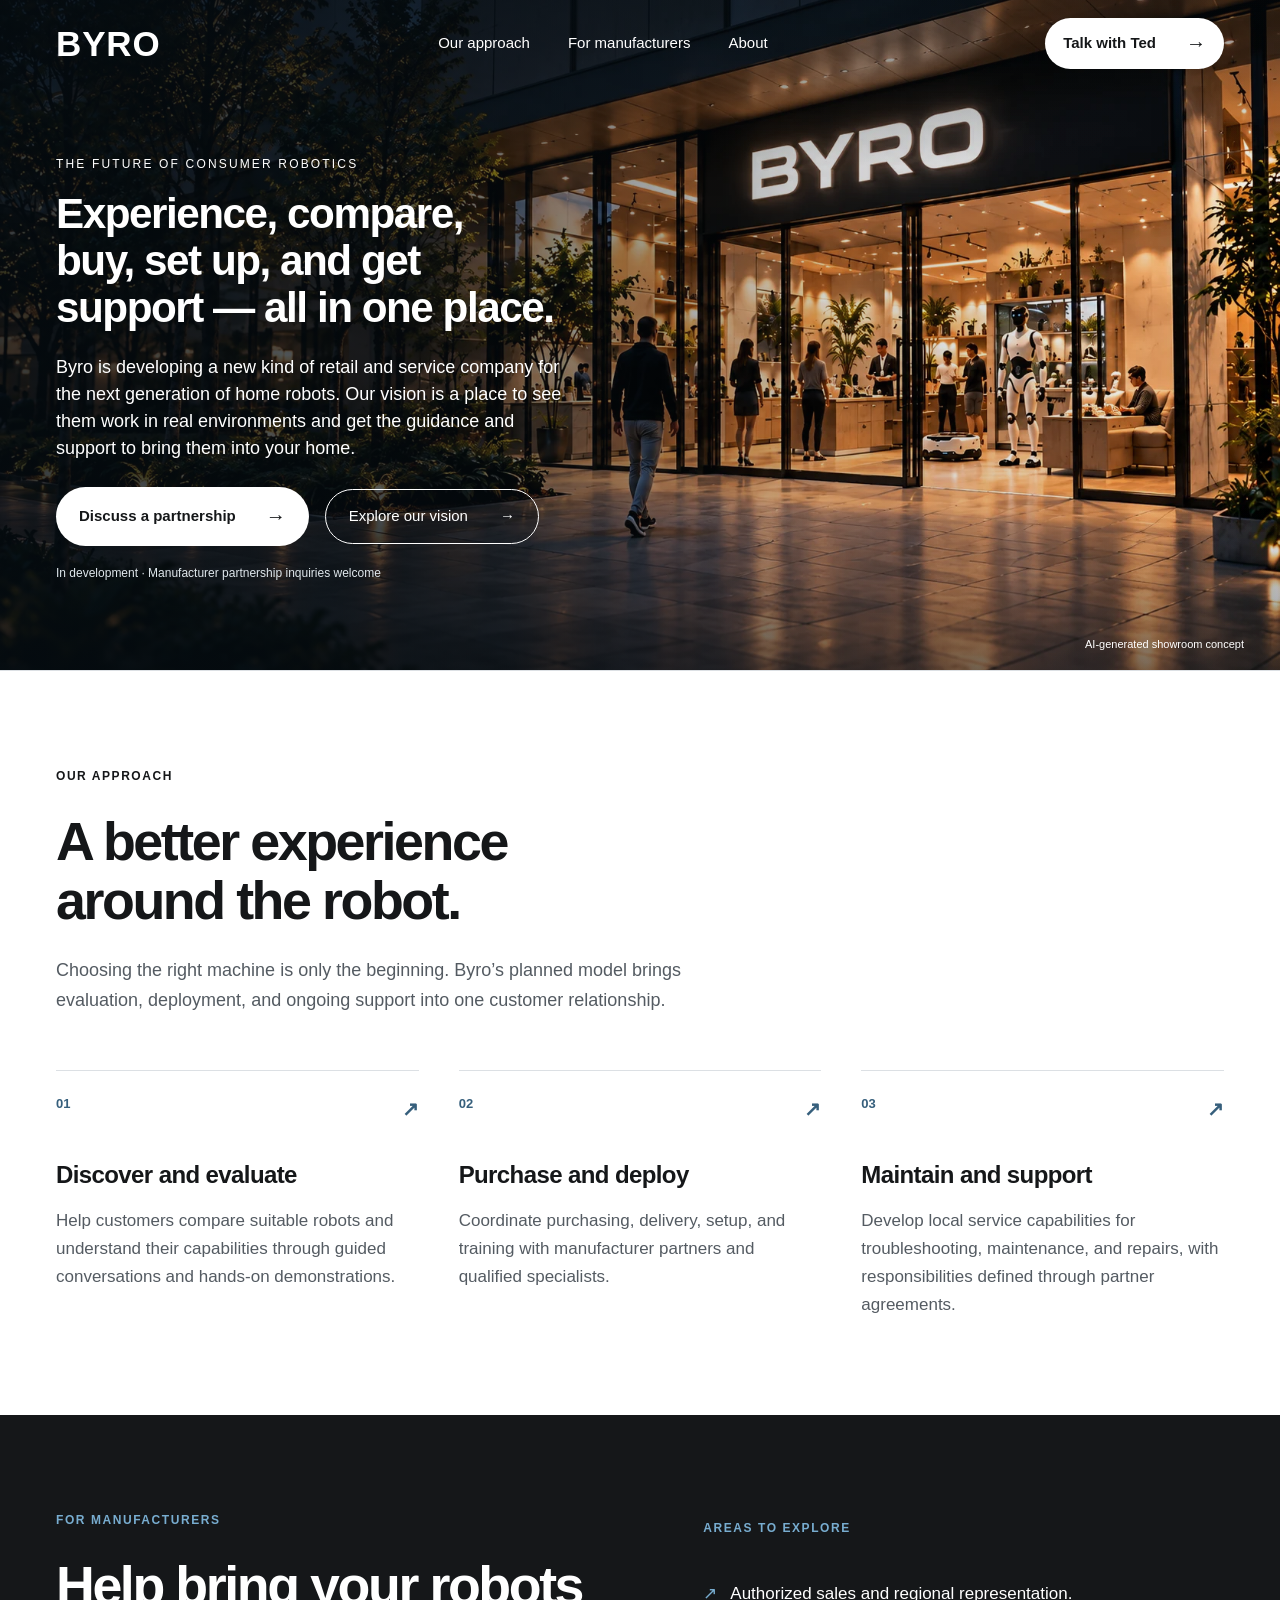
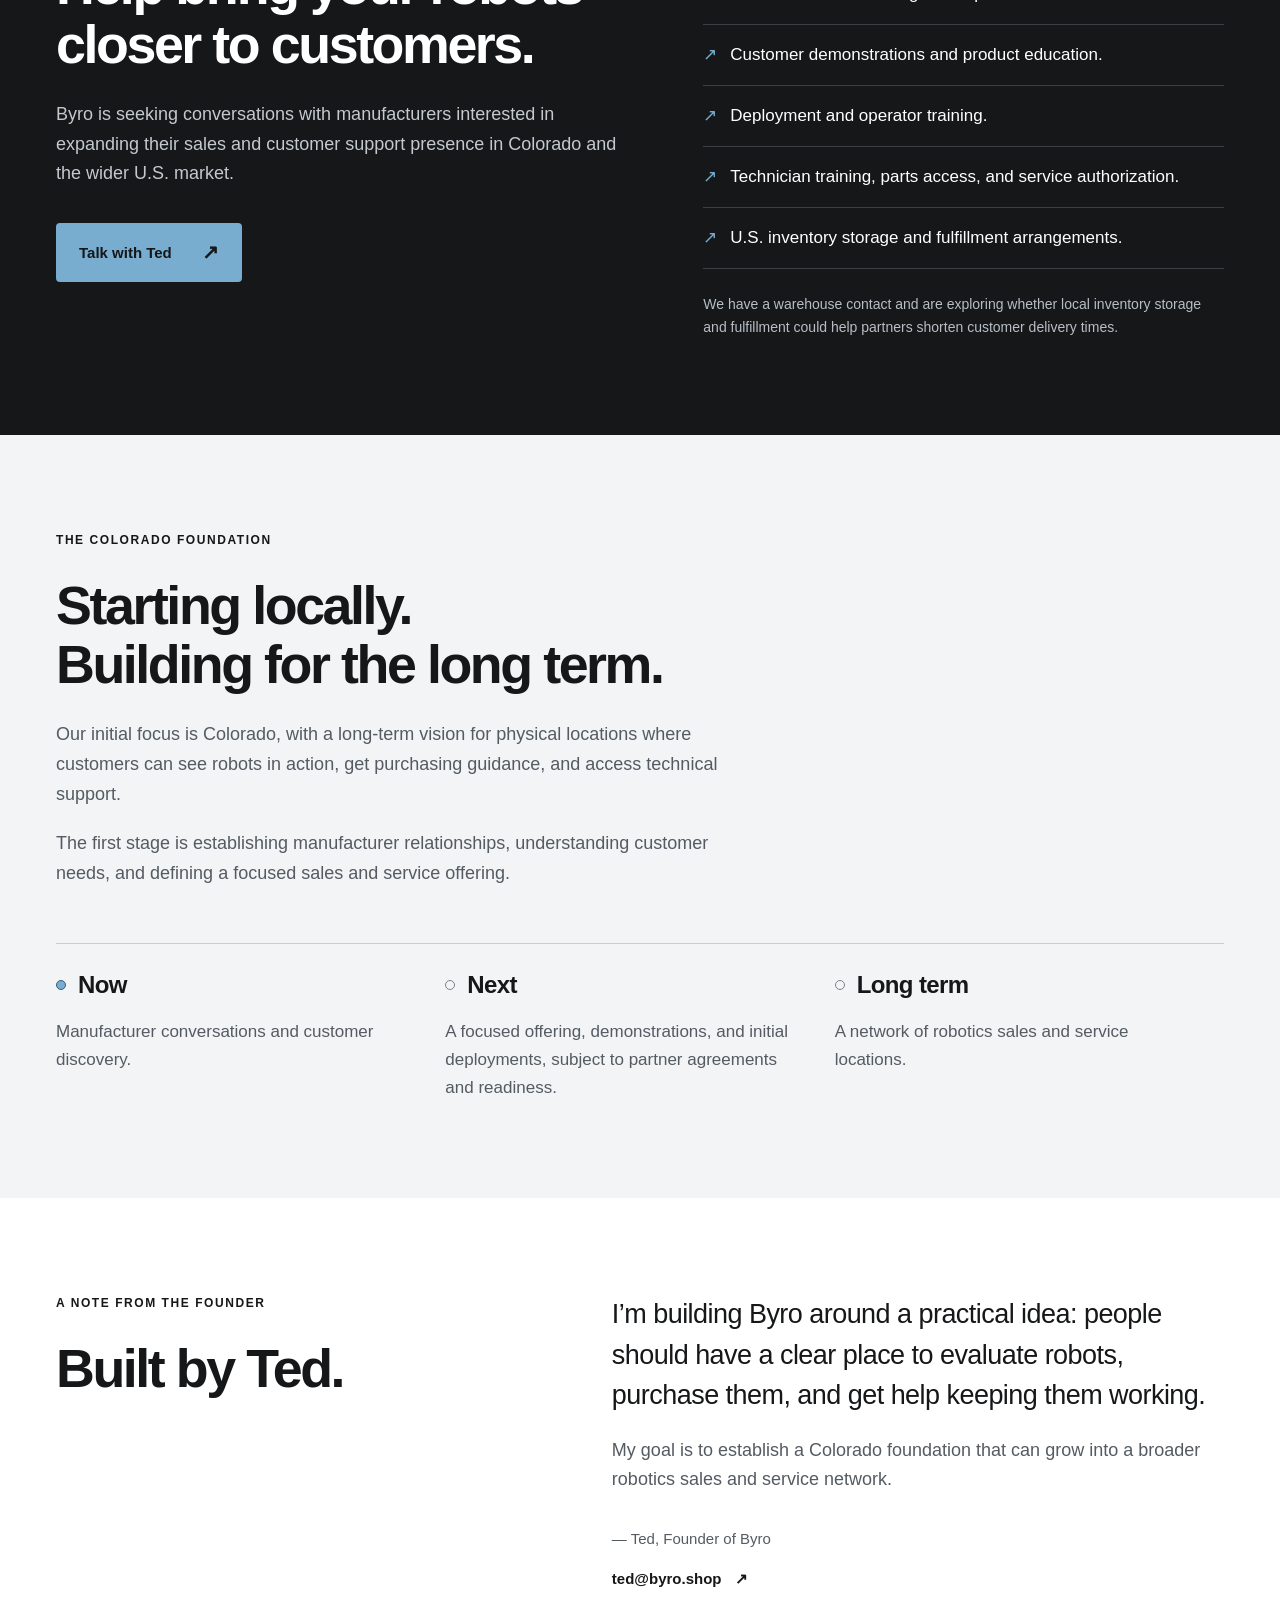
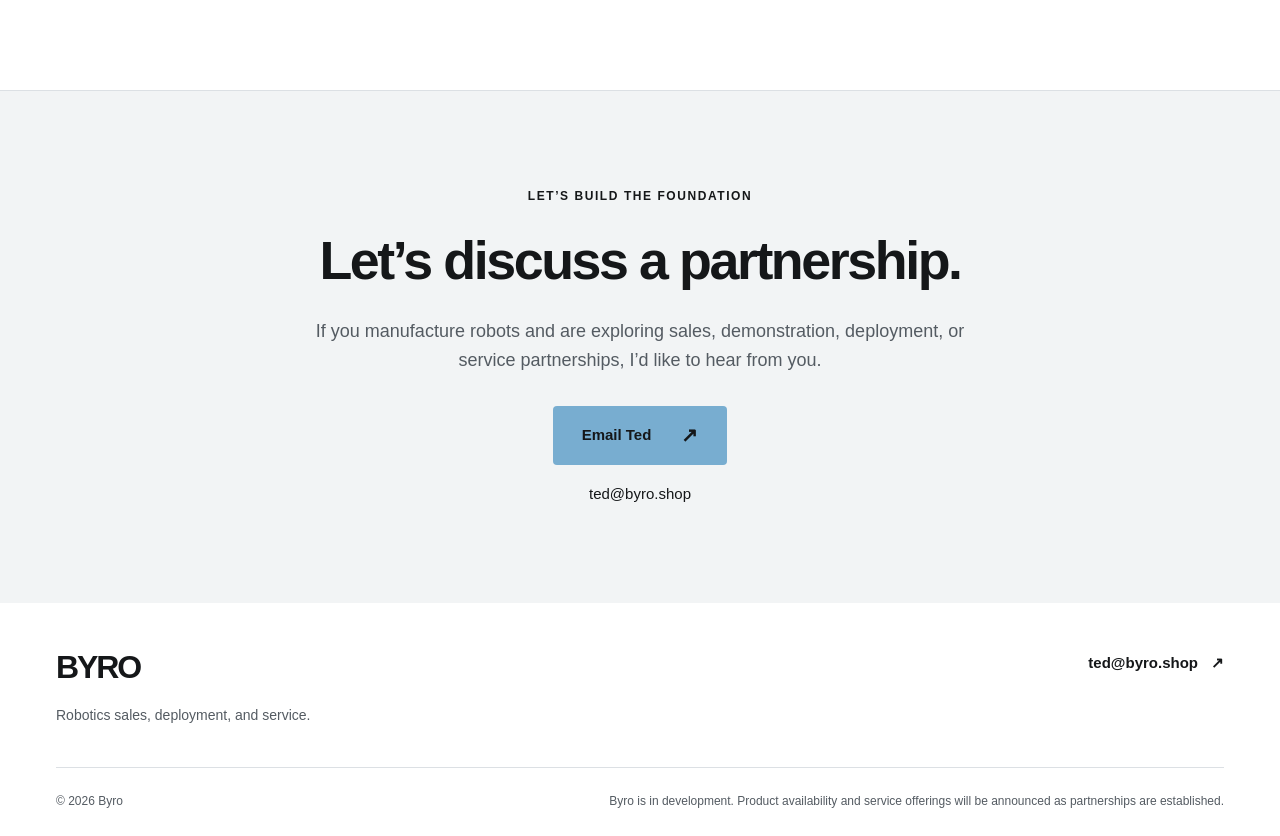
<file: index.html>
<!doctype html>
<html lang="en">
  <head>
    <meta charset="utf-8" />
    <meta name="viewport" content="width=device-width, initial-scale=1" />
    <title>Byro | Robotics Sales &amp; Service in Colorado</title>
    <meta
      name="description"
      content="Byro is developing a robotics sales, deployment, and service network starting in Colorado. Connect with us about manufacturer partnerships."
    />
    <meta name="theme-color" content="#151719" />
    <link rel="canonical" href="https://www.byro.shop/" />
    <meta
      property="og:title"
      content="Byro | Robotics Sales &amp; Service in Colorado"
    />
    <meta
      property="og:description"
      content="Byro is developing a robotics sales, deployment, and service network starting in Colorado. Connect with us about manufacturer partnerships."
    />
    <meta property="og:type" content="website" />
    <meta property="og:url" content="https://www.byro.shop/" />
    <link rel="icon" type="image/svg+xml" href="/assets/favicon.svg" />
    <link rel="stylesheet" href="/styles.css" />
    <script src="/app.js" defer></script>
  </head>
  <body id="top">
    <a class="skip-link" href="#main">Skip to content</a>
    <header class="header">
      <div class="container header-inner">
        <a class="wordmark" href="#top" aria-label="Byro home">BYRO</a>
        <nav aria-label="Main navigation">
          <a href="#approach">Our approach</a
          ><a href="#manufacturers">For manufacturers</a
          ><a href="#about">About</a>
        </nav>
        <a
          class="button header-cta"
          href="mailto:ted@byro.shop?subject=Byro%20partnership%20inquiry"
          >Talk with Ted <span aria-hidden="true">→</span></a
        >
      </div>
    </header>
    <main id="main">
      <section class="hero showroom-hero" aria-labelledby="hero-title">
        <img class="showroom-background" src="/assets/showroom-concept.webp" width="1672" height="941" fetchpriority="high" alt="Concept rendering of a future Byro robotics showroom at dusk, with warm lighting, glass windows, and a demonstration robot." />
        <div class="hero-shade" aria-hidden="true"></div>
        <div class="container hero-content">
          <div class="hero-copy">
            <p class="eyebrow">The future of consumer robotics</p>
            <h1 id="hero-title">Experience, compare,<br class="desktop-break" /> buy, set up, and get<br class="desktop-break" /> support — all in one place.</h1>
            <p>Byro is developing a new kind of retail and service company for the next generation of home robots. Our vision is a place to see them work in real environments and get the guidance and support to bring them into your home.</p>
            <div class="hero-actions">
              <a class="button" href="mailto:ted@byro.shop?subject=Byro%20partnership%20inquiry">Discuss a partnership <span aria-hidden="true">→</span></a>
              <a class="hero-secondary" href="#approach">Explore our vision <span aria-hidden="true">→</span></a>
            </div>
            <p class="status">In development · Manufacturer partnership inquiries welcome</p>
          </div>
        </div>
        <p class="concept-caption">AI-generated showroom concept</p>
      </section>
      <section id="approach" class="section approach">
        <div class="container">
          <div class="section-intro">
            <p class="eyebrow">Our approach</p>
            <h2>
              A better experience<br />
              around the robot.
            </h2>
            <p class="intro">
              Choosing the right machine is only the beginning. Byro’s planned
              model brings evaluation, deployment, and ongoing support into one
              customer relationship.
            </p>
          </div>
          <div class="three-columns approach-grid">
            <article>
              <span class="step-number"
                >01 <span aria-hidden="true">↗</span></span
              >
              <h3>Discover and evaluate</h3>
              <p>
                Help customers compare suitable robots and understand their
                capabilities through guided conversations and hands-on
                demonstrations.
              </p>
            </article>
            <article>
              <span class="step-number"
                >02 <span aria-hidden="true">↗</span></span
              >
              <h3>Purchase and deploy</h3>
              <p>
                Coordinate purchasing, delivery, setup, and training with
                manufacturer partners and qualified specialists.
              </p>
            </article>
            <article>
              <span class="step-number"
                >03 <span aria-hidden="true">↗</span></span
              >
              <h3>Maintain and support</h3>
              <p>
                Develop local service capabilities for troubleshooting,
                maintenance, and repairs, with responsibilities defined through
                partner agreements.
              </p>
            </article>
          </div>
        </div>
      </section>
      <section id="manufacturers" class="section partnership">
        <div class="container partnership-grid">
          <div>
            <p class="eyebrow">For manufacturers</p>
            <h2>
              Help bring your robots<br />
              closer to customers.
            </h2>
            <p class="intro">
              Byro is seeking conversations with manufacturers interested in
              expanding their sales and customer support presence in Colorado
              and the wider U.S. market.
            </p>
            <a
              class="button"
              href="mailto:ted@byro.shop?subject=Byro%20partnership%20inquiry"
              >Talk with Ted <span aria-hidden="true">↗</span></a
            >
          </div>
          <div class="opportunities">
            <p class="eyebrow">Areas to explore</p>
            <ul>
              <li>Authorized sales and regional representation.</li>
              <li>Customer demonstrations and product education.</li>
              <li>Deployment and operator training.</li>
              <li>
                Technician training, parts access, and service authorization.
              </li>
              <li>U.S. inventory storage and fulfillment arrangements.</li>
            </ul>
            <p class="warehouse">
              We have a warehouse contact and are exploring whether local
              inventory storage and fulfillment could help partners shorten
              customer delivery times.
            </p>
          </div>
        </div>
      </section>
      <section class="section foundation">
        <div class="container">
          <div class="section-intro">
            <p class="eyebrow">The Colorado foundation</p>
            <h2>
              Starting locally.<br />
              Building for the long term.
            </h2>
            <p class="intro">
              Our initial focus is Colorado, with a long-term vision for
              physical locations where customers can see robots in action, get
              purchasing guidance, and access technical support.
            </p>
            <p class="intro">
              The first stage is establishing manufacturer relationships,
              understanding customer needs, and defining a focused sales and
              service offering.
            </p>
          </div>
          <div class="three-columns stages">
            <article>
              <div class="stage-top">
                <span class="stage-dot active" aria-hidden="true"></span>
                <h3>Now</h3>
              </div>
              <p>Manufacturer conversations and customer discovery.</p>
            </article>
            <article>
              <div class="stage-top">
                <span class="stage-dot" aria-hidden="true"></span>
                <h3>Next</h3>
              </div>
              <p>
                A focused offering, demonstrations, and initial deployments,
                subject to partner agreements and readiness.
              </p>
            </article>
            <article>
              <div class="stage-top">
                <span class="stage-dot" aria-hidden="true"></span>
                <h3>Long term</h3>
              </div>
              <p>A network of robotics sales and service locations.</p>
            </article>
          </div>
        </div>
      </section>
      <section id="about" class="section founder">
        <div class="container founder-grid">
          <div>
            <p class="eyebrow">A note from the founder</p>
            <h2>Built by Ted.</h2>
          </div>
          <div>
            <p class="founder-statement">
              I’m building Byro around a practical idea: people should have a
              clear place to evaluate robots, purchase them, and get help
              keeping them working.
            </p>
            <p>
              My goal is to establish a Colorado foundation that can grow into a
              broader robotics sales and service network.
            </p>
            <p class="signature">— Ted, Founder of Byro</p>
            <a
              class="text-link"
              href="mailto:ted@byro.shop?subject=Byro%20partnership%20inquiry"
              >ted@byro.shop <span aria-hidden="true">↗</span></a
            >
          </div>
        </div>
      </section>
      <section class="section contact" id="contact">
        <div class="container contact-inner">
          <p class="eyebrow">Let’s build the foundation</p>
          <h2>Let’s discuss a partnership.</h2>
          <p>
            If you manufacture robots and are exploring sales, demonstration,
            deployment, or service partnerships, I’d like to hear from you.
          </p>
          <a
            class="button"
            href="mailto:ted@byro.shop?subject=Byro%20partnership%20inquiry"
            >Email Ted <span aria-hidden="true">↗</span></a
          ><a
            class="contact-email"
            href="mailto:ted@byro.shop?subject=Byro%20partnership%20inquiry"
            >ted@byro.shop</a
          >
        </div>
      </section>
    </main>
    <footer>
      <div class="container">
        <div class="footer-top">
          <div>
            <a class="wordmark" href="#top" aria-label="Byro home">BYRO</a>
            <p>
              Robotics sales, deployment, and service.
            </p>
          </div>
          <a
            class="text-link"
            href="mailto:ted@byro.shop?subject=Byro%20partnership%20inquiry"
            >ted@byro.shop <span aria-hidden="true">↗</span></a
          >
        </div>
        <div class="footer-bottom">
          <p>© 2026 Byro</p>
          <p>
            Byro is in development. Product availability and service offerings
            will be announced as partnerships are established.
          </p>
        </div>
      </div>
    </footer>
  </body>
</html>
</file>
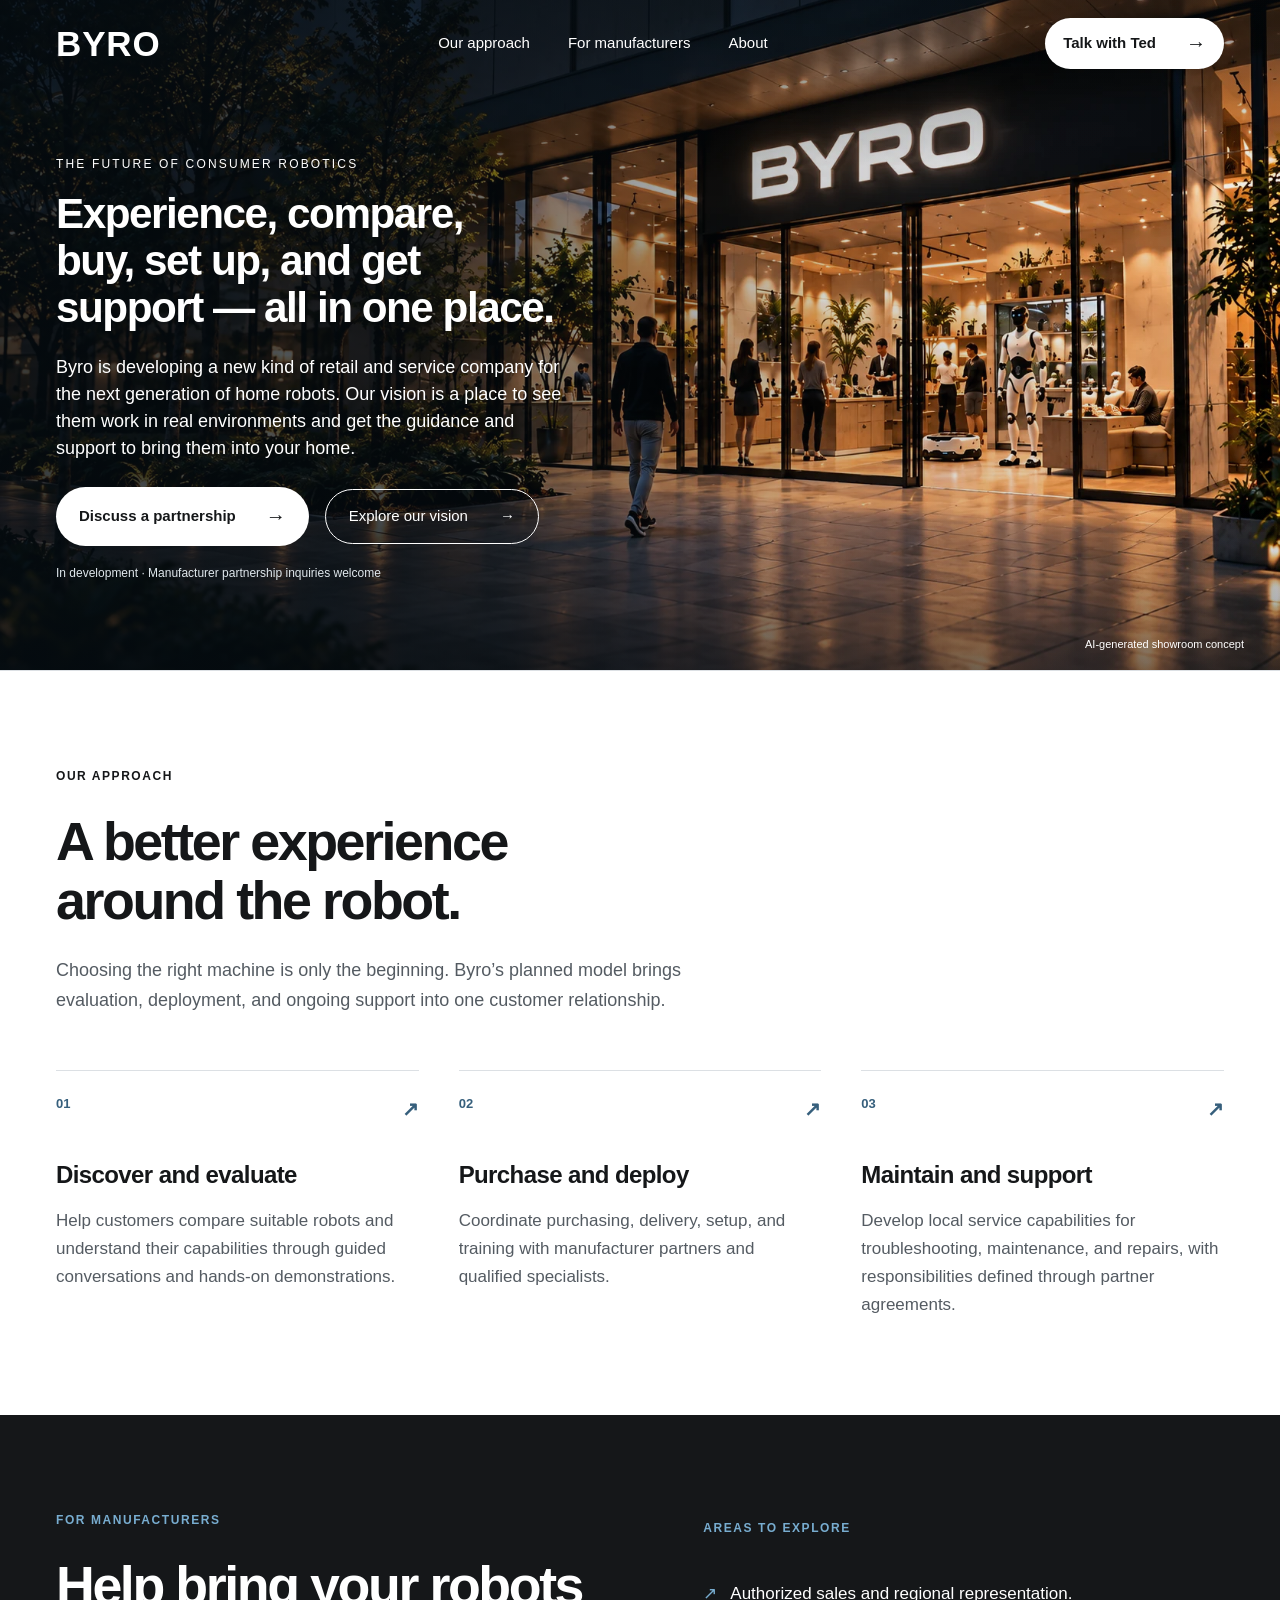
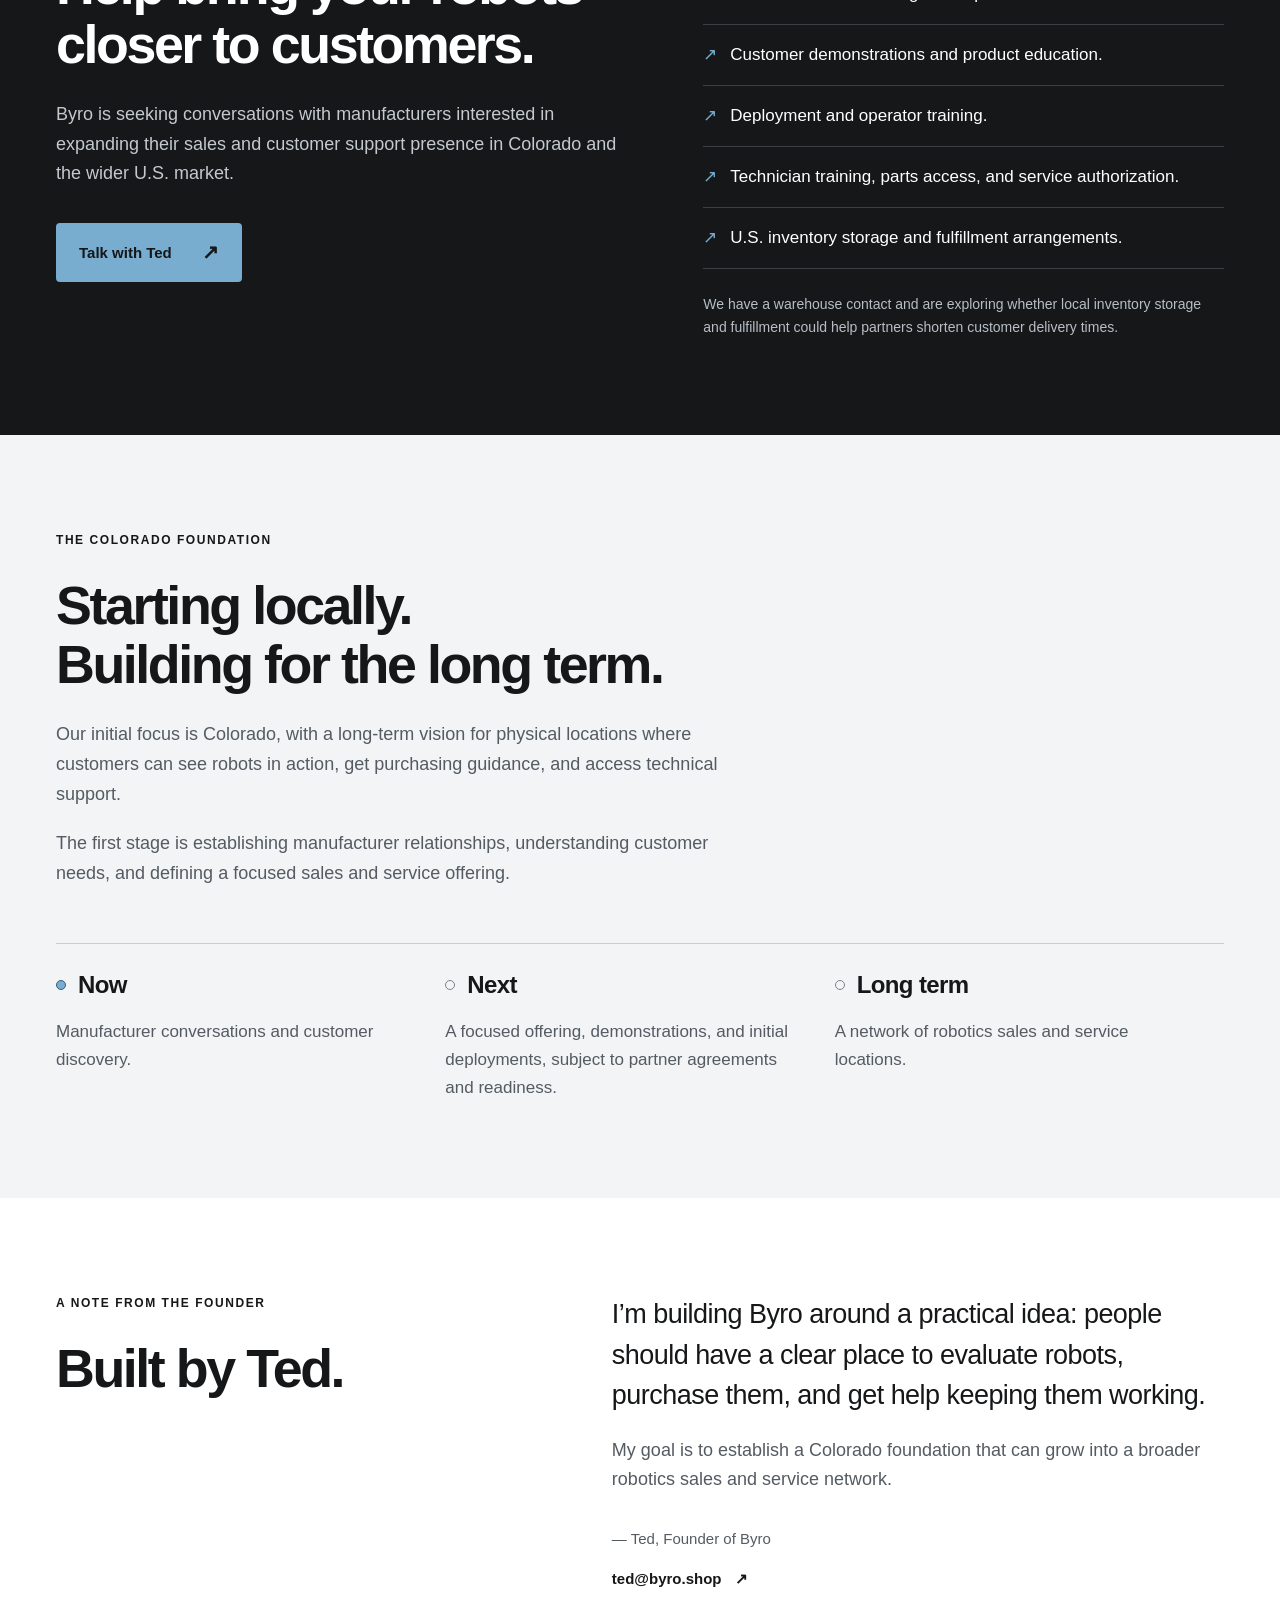
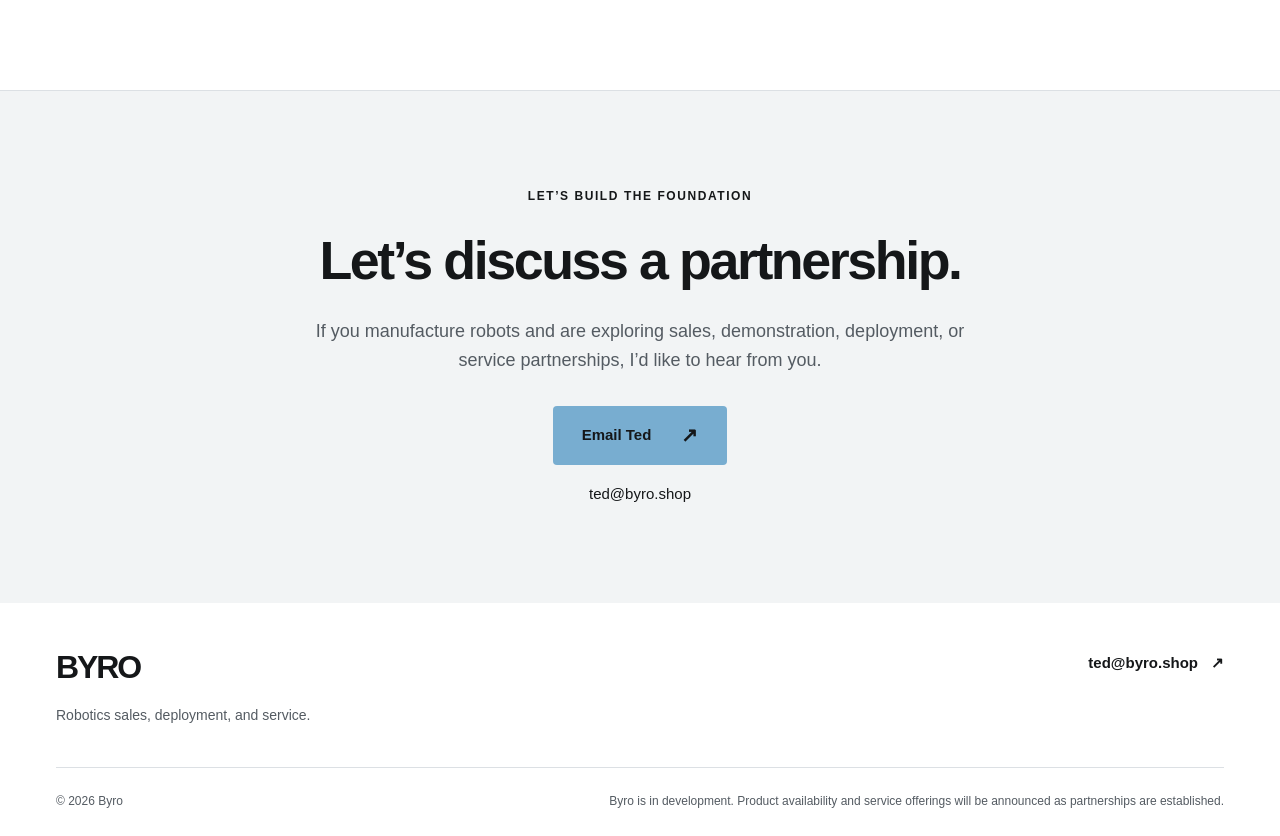
<file: byro-landing (1).html>
<!doctype html><html lang="en"><head><meta charset="utf-8"><meta name="viewport" content="width=device-width, initial-scale=1"><meta name="robots" content="noindex"><meta http-equiv="refresh" content="0;url=/#contact"><title>Byro — Contact</title></head><body><p>This page has moved. <a href="/#contact">Visit Byro</a>.</p><script>location.replace('/#contact');</script></body></html>
</file>
<file: styles.css>
:root {
  --ink: #151719;
  --muted: #545b62;
  --blue: #78add0;
  --light: #f2f4f5;
  --line: #dce0e4;
  --font: Inter, "Helvetica Neue", Arial, sans-serif;
}
* {
  box-sizing: border-box;
}
html {
  scroll-behavior: smooth;
  scroll-padding-top: 112px;
}
body {
  margin: 0;
  color: var(--ink);
  background: #fff;
  font-family: var(--font);
  font-size: 18px;
  line-height: 1.65;
  -webkit-font-smoothing: antialiased;
}
a {
  color: inherit;
  text-decoration: none;
}
a:focus-visible {
  outline: 3px solid var(--blue);
  outline-offset: 6px;
}
a:hover {
  text-decoration: underline;
  text-underline-offset: 5px;
}
p {
  margin: 0 0 20px;
}
h1,
h2,
h3 {
  line-height: 1.1;
  letter-spacing: -0.045em;
  margin: 0;
  font-weight: 600;
}
h2 {
  font-size: clamp(36px, 4.2vw, 56px);
  margin-bottom: 26px;
}
h3 {
  font-size: 24px;
  letter-spacing: -0.025em;
  margin-bottom: 18px;
}
.container {
  max-width: 1320px;
  margin: auto;
  padding-inline: 56px;
}
.header {
  border-bottom: 1px solid var(--line);
  background: #fff;
}
.header-inner {
  min-height: 104px;
  display: flex;
  align-items: center;
  justify-content: space-between;
  gap: 30px;
}
.wordmark {
  font-size: 32px;
  line-height: 1;
  letter-spacing: -0.065em;
  font-weight: 800;
  display: inline-flex;
  align-items: center;
}
.wordmark svg {
  width: 27px;
  height: 27px;
  margin-left: 1px;
}
.wordmark:hover {
  text-decoration: none;
}
nav {
  display: flex;
  gap: 30px;
  font-size: 15px;
  font-weight: 500;
}
.button {
  display: inline-flex;
  gap: 30px;
  align-items: center;
  justify-content: center;
  background: var(--blue);
  color: #151719;
  padding: 16px 23px;
  min-height: 56px;
  font-size: 15px;
  font-weight: 600;
  border-radius: 4px;
  line-height: 1.35;
  transition: background 0.15s;
}
.button:hover {
  background: #639abe;
  text-decoration: none;
}
.button span {
  font-size: 20px;
}
.header-cta {
  min-height: 48px;
  padding: 12px 18px;
}
.eyebrow {
  font-size: 12px;
  letter-spacing: 0.13em;
  text-transform: uppercase;
  font-weight: 600;
  margin-bottom: 25px;
  display: flex;
  align-items: center;
  gap: 9px;
}
.hero {
  display: grid;
  grid-template-columns: 1.08fr 1fr;
  gap: 60px;
  padding-top: 72px;
  padding-bottom: 70px;
  align-items: center;
}
h1 {
  font-size: clamp(45px, 4.8vw, 68px);
  margin-bottom: 30px;
  line-height: 1.06;
  letter-spacing: -0.052em;
}
h1 span {
  color: #365f7c;
}
.hero-copy > p:not(.eyebrow):not(.status) {
  font-size: 18px;
  color: var(--muted);
  max-width: 510px;
}
.hero-actions {
  display: flex;
  align-items: center;
  gap: 26px;
  margin-top: 30px;
  flex-wrap: wrap;
}
.text-link {
  font-size: 15px;
  font-weight: 600;
  display: inline-flex;
  align-items: center;
  gap: 13px;
}
.status {
  font-size: 12px;
  color: var(--muted);
  margin-top: 22px;
  margin-bottom: 0;
}
.section {
  padding: 96px 0;
  scroll-margin-top: 20px;
}
.section-intro {
  max-width: 740px;
}
.intro {
  color: var(--muted);
  max-width: 690px;
}
.three-columns {
  display: grid;
  grid-template-columns: repeat(3, 1fr);
  gap: 40px;
}
.approach {
  border-top: 1px solid var(--line);
}
.approach-grid {
  margin-top: 55px;
}
.approach-grid article {
  border-top: 1px solid var(--line);
  padding-top: 22px;
}
.step-number {
  display: flex;
  justify-content: space-between;
  color: #365f7c;
  font-size: 13px;
  font-weight: 600;
  margin-bottom: 36px;
}
.step-number span {
  font-size: 20px;
}
.approach-grid p,
.stages p {
  color: var(--muted);
  font-size: 17px;
  margin-bottom: 0;
}
.partnership {
  background: var(--ink);
  color: #fff;
}
.partnership-grid {
  display: grid;
  grid-template-columns: 1.08fr 1fr;
  gap: 85px;
}
.partnership .eyebrow {
  color: #78add0;
}
.partnership .intro {
  color: #c4c9ce;
  margin-bottom: 34px;
}
.opportunities {
  padding-top: 8px;
}
.opportunities ul {
  margin: 0;
  padding: 0;
  list-style: none;
}
.opportunities li {
  padding: 16px 0 16px 27px;
  border-bottom: 1px solid #3b4045;
  position: relative;
  font-size: 17px;
}
.opportunities li::before {
  content: "↗";
  position: absolute;
  left: 0;
  color: #78add0;
}
.warehouse {
  font-size: 14px;
  color: #b7bec5;
  margin: 24px 0 0;
}
.foundation {
  background: var(--light);
}
.stages {
  margin-top: 54px;
  gap: 0;
}
.stages article {
  padding: 28px 34px 0 0;
  border-top: 1px solid #c8ced4;
}
.stage-top {
  display: flex;
  gap: 12px;
  align-items: center;
  margin-bottom: 20px;
}
.stage-top h3 {
  margin: 0;
}
.stage-dot {
  width: 10px;
  height: 10px;
  border: 1.5px solid #7a848d;
  border-radius: 50%;
  flex-shrink: 0;
}
.stage-dot.active {
  border-color: #365f7c;
  background: var(--blue);
}
.founder-grid {
  display: grid;
  grid-template-columns: 1fr 1.3fr;
  gap: 85px;
}
.founder-statement {
  font-size: 27px;
  line-height: 1.5;
  letter-spacing: -0.02em;
}
.founder-grid > div > p:not(.founder-statement):not(.eyebrow) {
  color: var(--muted);
}
.signature {
  font-size: 15px;
  margin-top: 32px;
  margin-bottom: 12px;
}
.contact {
  background: var(--light);
  border-top: 1px solid var(--line);
}
.contact-inner {
  text-align: center;
  max-width: 880px;
}
.contact .eyebrow {
  justify-content: center;
}
.contact p:not(.eyebrow) {
  color: var(--muted);
  max-width: 670px;
  margin: 0 auto 30px;
}
.contact .button {
  min-width: 174px;
}
.contact-email {
  display: block;
  font-size: 15px;
  margin-top: 17px;
}
footer {
  padding: 48px 0 24px;
}
.footer-top {
  display: flex;
  justify-content: space-between;
  gap: 32px;
  align-items: flex-start;
  padding-bottom: 40px;
}
.footer-top p {
  font-size: 14px;
  color: var(--muted);
  margin: 17px 0 0;
}
.footer-bottom {
  display: flex;
  justify-content: space-between;
  gap: 45px;
  border-top: 1px solid var(--line);
  padding-top: 24px;
  color: var(--muted);
  font-size: 12px;
}
.footer-bottom p {
  margin: 0;
}
.footer-bottom p:last-child {
  max-width: 640px;
}
.skip-link {
  position: absolute;
  top: -100px;
  left: 20px;
  background: var(--ink);
  color: #fff;
  padding: 12px;
  z-index: 20;
}
.skip-link:focus {
  top: 10px;
}
@media (min-width: 1600px) {
  .hero {
    padding-top: 90px;
    padding-bottom: 90px;
  }
}
@media (max-width: 1050px) {
  .container {
    padding-inline: 32px;
  }
  .header-inner {
    gap: 20px;
  }
  nav {
    gap: 18px;
    font-size: 14px;
  }
  .hero {
    gap: 32px;
  }
  h1 {
    font-size: 52px;
  }
  .photo-wrap {
    min-height: 520px;
  }
  .hero-actions {
    gap: 20px;
  }
  .partnership-grid,
  .founder-grid {
    gap: 45px;
  }
  .three-columns {
    gap: 26px;
  }
  .header-cta {
    font-size: 13px;
    gap: 16px;
  }
}
@media (max-width: 760px) {
  body {
    font-size: 16px;
  }
  .container {
    padding-inline: 24px;
  }
  .header-inner {
    flex-wrap: wrap;
    min-height: unset;
    padding-top: 23px;
    padding-bottom: 20px;
    gap: 22px;
  }
  .wordmark {
    font-size: 28px;
  }
  .wordmark svg {
    width: 24px;
    height: 24px;
  }
  .header-cta {
    margin-left: auto;
    min-height: 44px;
    font-size: 12px;
    padding: 12px;
    gap: 10px;
  }
  nav {
    order: 3;
    width: 100%;
    justify-content: space-between;
    gap: 12px;
    font-size: 13px;
  }
  .hero {
    grid-template-columns: 1fr;
    padding-top: 44px;
    padding-bottom: 48px;
    gap: 34px;
  }
  h1 {
    font-size: clamp(43px, 9vw, 64px);
    margin-bottom: 24px;
  }
  .eyebrow {
    font-size: 11px;
    margin-bottom: 20px;
  }
  .hero-copy > p:not(.eyebrow):not(.status) {
    font-size: 16px;
  }
  .hero-actions {
    gap: 23px;
    margin-top: 25px;
  }
  .status {
    font-size: 11px;
    line-height: 1.6;
  }
  .photo-wrap {
    min-height: unset;
    aspect-ratio: 4/3;
  }
  .photo-label {
    bottom: 14px;
    left: 14px;
    right: 14px;
  }
  .section {
    padding: 60px 0;
  }
  h2 {
    font-size: 37px;
  }
  .three-columns,
  .partnership-grid,
  .founder-grid {
    grid-template-columns: 1fr;
    gap: 34px;
  }
  .approach-grid {
    margin-top: 34px;
  }
  .step-number {
    margin-bottom: 20px;
  }
  .approach-grid p,
  .stages p,
  .opportunities li {
    font-size: 16px;
  }
  .partnership-grid {
    gap: 38px;
  }
  .stages {
    gap: 0;
    margin-top: 35px;
  }
  .stages article {
    padding: 24px 0 28px;
  }
  .stages article:last-child {
    padding-bottom: 0;
  }
  .founder-grid {
    gap: 10px;
  }
  .founder-statement {
    font-size: 24px;
  }
  .footer-top {
    flex-direction: column;
    gap: 22px;
    padding-bottom: 30px;
  }
  .footer-bottom {
    flex-direction: column;
    gap: 16px;
  }
  .contact h2 {
    font-size: 38px;
  }
}
@media (prefers-reduced-motion: reduce) {
  html {
    scroll-behavior: auto;
  }
  .button {
    transition: none;
  }
}

/* Full-width concept showroom hero, inspired by the supplied reference. */
.header {
  position: absolute;
  inset: 0 0 auto;
  z-index: 5;
  background: transparent;
  color: #fff;
  border: 0;
}
.header-inner { min-height: 86px; }
.header .wordmark { font-size: 35px; letter-spacing: .025em; }
.header nav { font-weight: 400; gap: 38px; }
.header .button { background: #fff; color: #151719; border-radius: 999px; }
.header .button:hover { background: #e5edf2; }
.showroom-hero {
  position: relative;
  display: block;
  min-height: 670px;
  padding: 0;
  isolation: isolate;
  background: #151719;
  color: #fff;
}
.showroom-background {
  position: absolute;
  inset: 0;
  width: 100%;
  height: 100%;
  object-fit: cover;
  object-position: center;
  z-index: -3;
}
.hero-shade {
  position: absolute;
  inset: 0;
  z-index: -2;
  background: linear-gradient(90deg, rgba(5,12,17,.8) 0%, rgba(5,12,17,.67) 31%, rgba(5,12,17,.18) 64%, rgba(5,12,17,.03) 100%), linear-gradient(180deg,rgba(5,12,17,.45),transparent 25%,transparent 75%,rgba(5,12,17,.5));
}
.hero-content { padding-top: 155px; padding-bottom: 85px; }
.showroom-hero .hero-copy { max-width: 595px; }
.showroom-hero .eyebrow { font-size: 12px; font-weight: 500; letter-spacing: .18em; margin-bottom: 15px; }
.showroom-hero h1 { font-size: clamp(38px,3.3vw,49px); line-height: 1.12; letter-spacing: -.035em; margin-bottom: 22px; color: #fff; }
.showroom-hero .hero-copy > p:not(.eyebrow):not(.status) { color: #fff; font-size: 18px; line-height: 1.5; max-width: 515px; }
.showroom-hero .hero-actions { gap: 16px; margin-top: 25px; }
.showroom-hero .button { background: #fff; color: #151719; border-radius: 999px; min-height: 54px; }
.showroom-hero .button:hover { background: #e5edf2; }
.hero-secondary { display: inline-flex; align-items: center; gap: 32px; border: 1px solid #fff; padding: 14px 23px; border-radius: 999px; color: #fff; font-size: 15px; min-height: 54px; background: rgba(5,12,17,.2); }
.hero-secondary:hover { background: rgba(255,255,255,.12); text-decoration: none; }
.showroom-hero .status { color: #e0e8ed; font-size: 12px; margin-top: 18px; }
.concept-caption { position: absolute; bottom: 16px; right: max(24px,calc((100vw - 1208px)/2)); left: 24px; margin: 0; text-align: right; font-size: 11px; line-height: 1.6; color: #fff; }
.header a:focus-visible,.showroom-hero a:focus-visible { outline-color: #fff; }
@media (min-width: 1700px) { .showroom-hero { min-height: 740px; } .hero-content { padding-top: 185px; } }
@media (max-width: 1050px) { .header nav { gap: 22px; } .showroom-hero .hero-copy { max-width: 560px; } .showroom-hero h1 { font-size: 43px; } }
@media (max-width: 760px) {
  .header-inner { min-height: unset; padding-top: 22px; padding-bottom: 16px; gap: 18px; }
  .header .wordmark { font-size: 28px; }
  .header nav { gap: 12px; font-size: 13px; }
  .showroom-hero { min-height: 770px; }
  .showroom-background { object-position: 65% center; }
  .hero-shade { background: linear-gradient(180deg,rgba(5,12,17,.75) 0%,rgba(5,12,17,.8) 25%,rgba(5,12,17,.67) 65%,rgba(5,12,17,.22) 85%,rgba(5,12,17,.7) 100%); }
  .hero-content { padding-top: 155px; padding-bottom: 160px; }
  .showroom-hero h1 { font-size: clamp(35px,8vw,47px); }
  .desktop-break { display: none; }
  .showroom-hero .hero-copy > p:not(.eyebrow):not(.status) { font-size: 16px; }
  .showroom-hero .eyebrow { font-size: 10px; letter-spacing: .13em; }
  .showroom-hero .hero-actions { align-items: stretch; gap: 12px; }
  .showroom-hero .button,.hero-secondary { font-size: 14px; padding: 14px 19px; }
  .concept-caption { text-align: left; right: 24px; bottom: 18px; font-size: 10px; }
}
</file>
